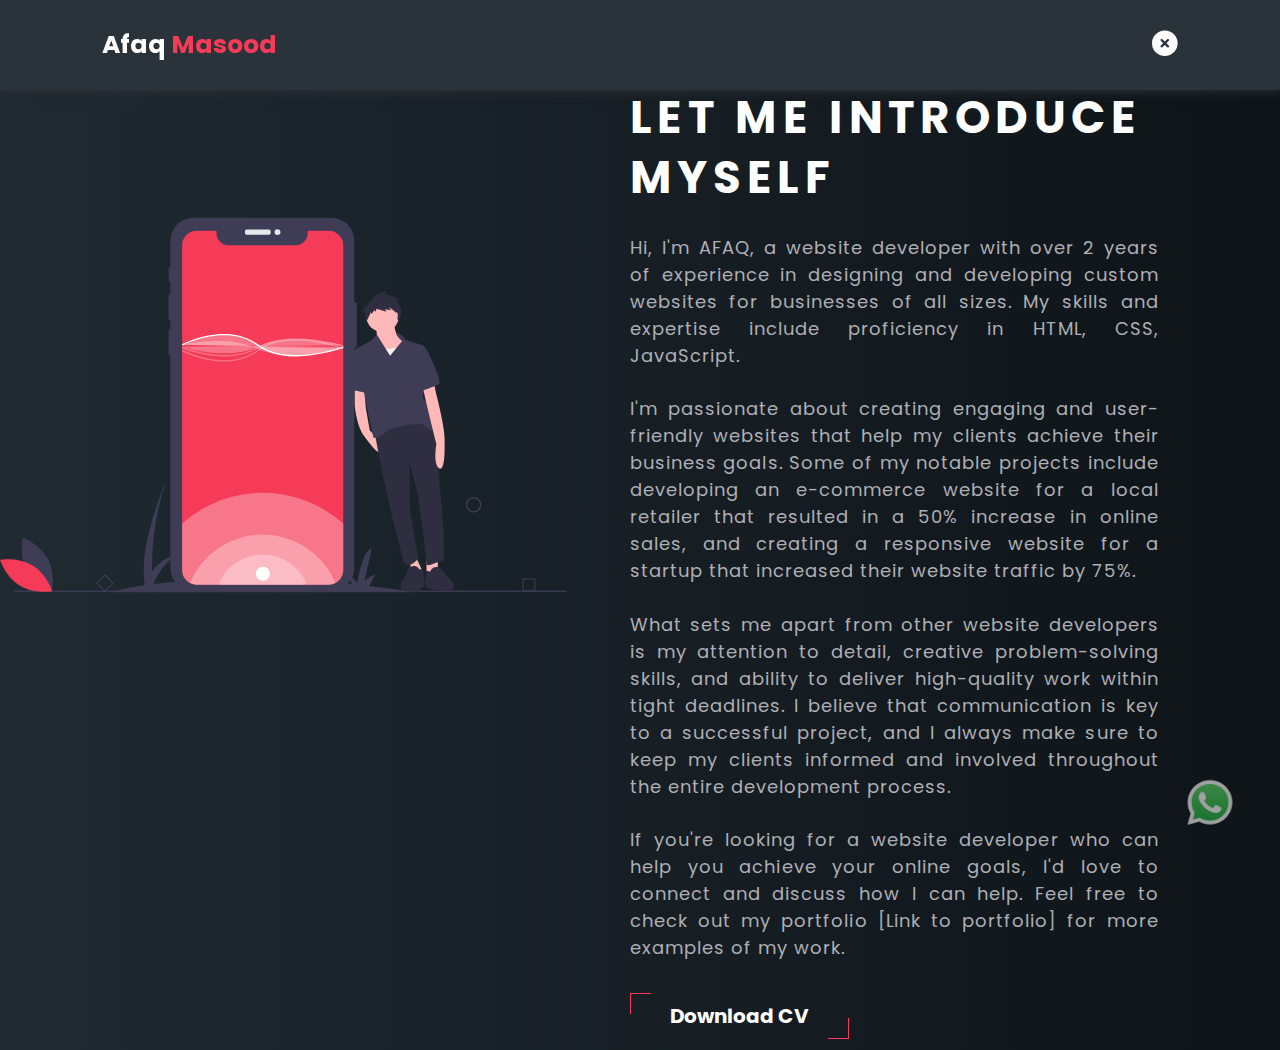
<file: about.html>
<!DOCTYPE html>
<html lang="en">
  <head>
    <meta charset="UTF-8" />
    <meta http-equiv="X-UA-Compatible" content="IE=edge" />
    <meta name="viewport" content="width=device-width, initial-scale=1.0" />
    <link
      rel="stylesheet"
      href="https://cdnjs.cloudflare.com/ajax/libs/font-awesome/6.0.0-beta2/css/all.min.css"
    />
    <link rel="preconnect" href="https://fonts.googleapis.com" />
    <link rel="preconnect" href="https://fonts.gstatic.com" crossorigin />
    <link
      rel="shortcut icon"
      href="./resources/images/profile.jpg"
      type="image/x-icon"
    />
    <link
      href="https://fonts.googleapis.com/css2?family=Poppins:wght@400;700&display=swap"
      rel="stylesheet"
    />
    <link rel="stylesheet" href="./vendors/css/grid.css" />
    <link rel="stylesheet" href="./resources/css/style.css" />
    <link rel="stylesheet" href="./resources/css/queries.css" />
    <link rel="stylesheet" href="./resources/css/hover.css" />
    <title>About__content</title>
  </head>
  <body>
    <div class="whatsapp__chat">
      <div class="">
        <a
          title="Chat on WhatsApp"
          href="https://wa.me/923084886911"
          target="_blank"
          aria-label="Chat on WhatsApp"
        >
          <img
            class="whatsapp__logo"
            src="./resources/images/whatsapp-logo-png-2263.png"
            alt="Chat on WhatsApp"
            srcset=""
          />
        </a>
      </div>
    </div>
    <nav>
      <div class="about_nav">
        <div class="">
          <a title="" href="#" class="logo">Afaq <span>Masood</span></a>
        </div>
        <div class="">
          <a href="./index.html">
            <i class="fa-solid fa-circle-xmark"></i>
          </a>
        </div>
      </div>
    </nav>
    <section class="about" id="about">
      <div class="col span-1-of-2">
        <img src="./resources/images/about__img.svg" class="about__img" />
      </div>
      <div class="container">
        <div class="col span-1-of-2">
          <div class="about__content">
            <h1 class="about__heading">let me introduce myself</h1>
            <p class="about__para">
              Hi, I'm AFAQ, a website developer with over 2 years of experience
              in designing and developing custom websites for businesses of all
              sizes. My skills and expertise include proficiency in HTML, CSS,
              JavaScript.
            </p>
            <p class="about__para">
              I'm passionate about creating engaging and user-friendly websites
              that help my clients achieve their business goals. Some of my
              notable projects include developing an e-commerce website for a
              local retailer that resulted in a 50% increase in online sales,
              and creating a responsive website for a startup that increased
              their website traffic by 75%.
            </p>

            <p class="about__para">
              What sets me apart from other website developers is my attention
              to detail, creative problem-solving skills, and ability to deliver
              high-quality work within tight deadlines. I believe that
              communication is key to a successful project, and I always make
              sure to keep my clients informed and involved throughout the
              entire development process.
            </p>
            <p class="about__para">
              If you're looking for a website developer who can help you achieve
              your online goals, I'd love to connect and discuss how I can help.
              Feel free to check out my portfolio [Link to portfolio] for more
              examples of my work.
            </p>

            <a
              href="./resources/Afaq_CV@Latest.pdf"
              target="_blank"
              class="cta about__cta"
              >Download CV</a
            >
          </div>
        </div>
      </div>
    </section>
  </body>
</html>
</file>
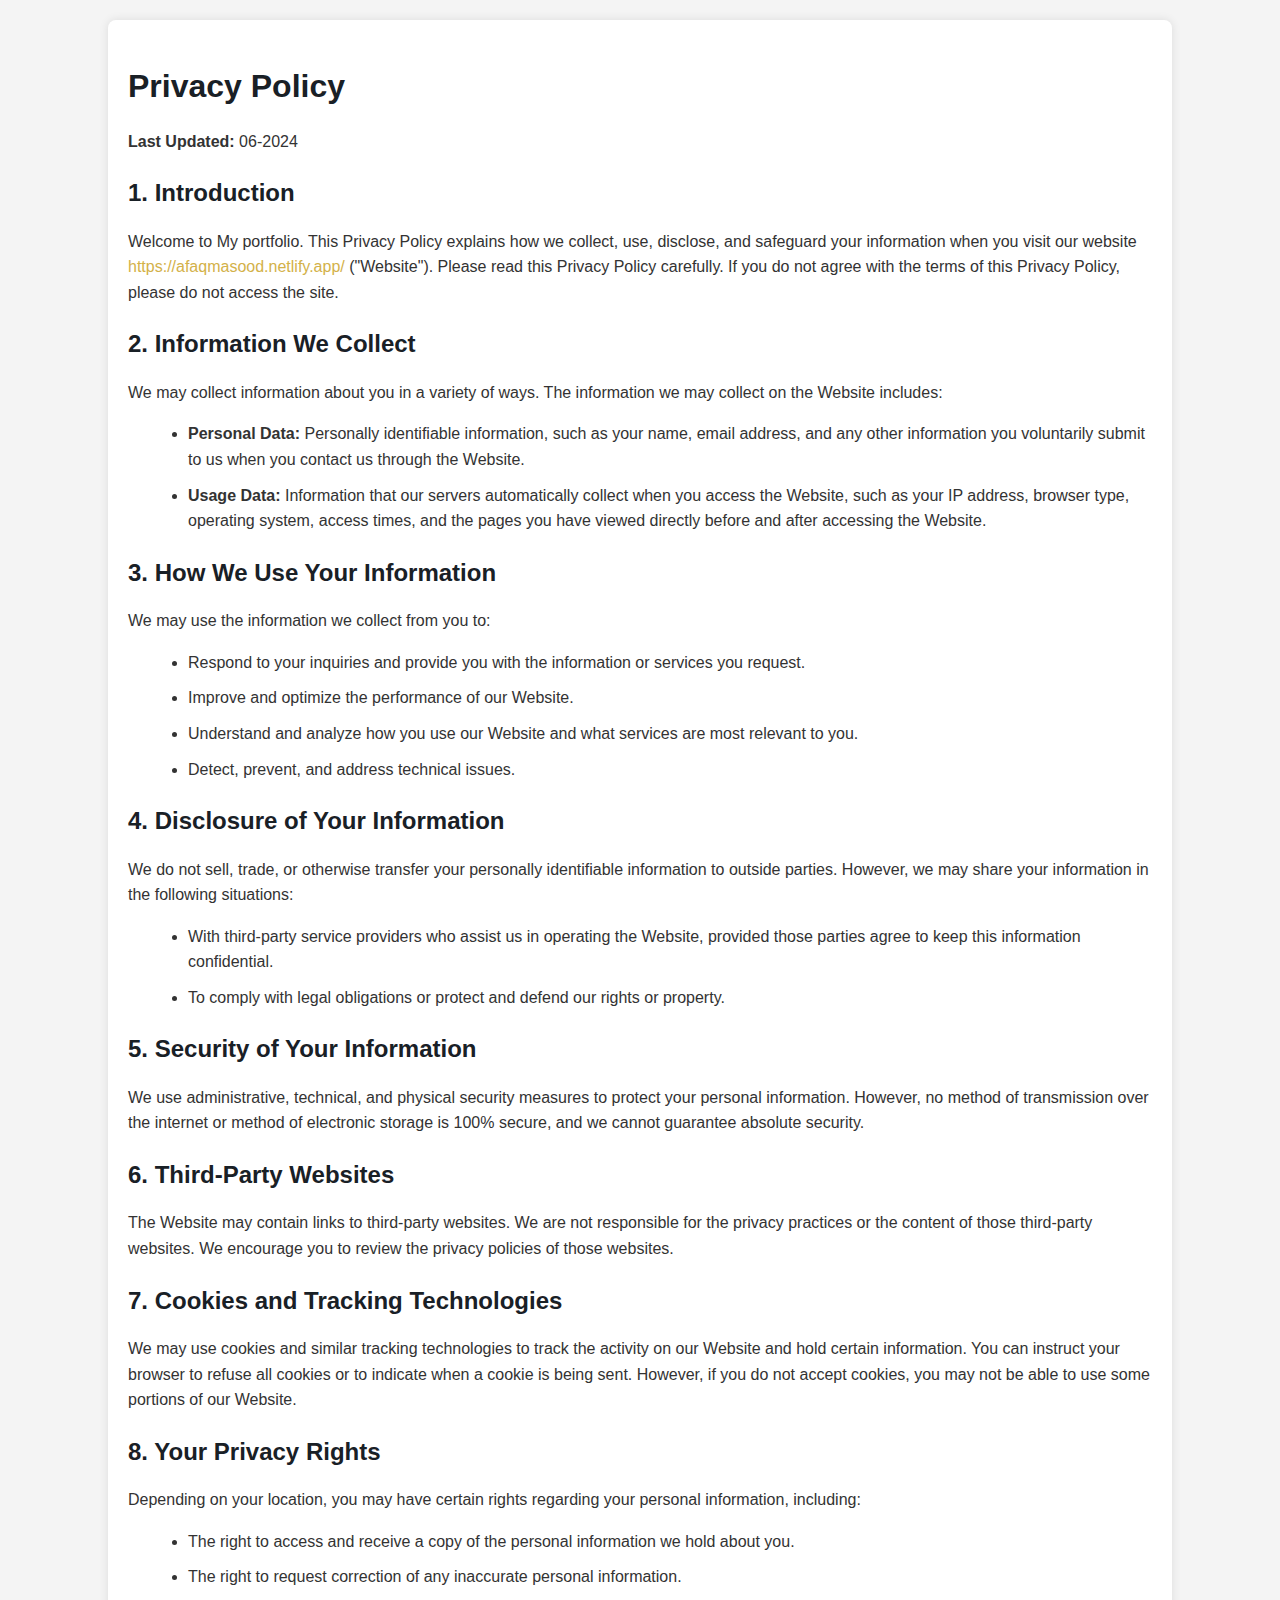
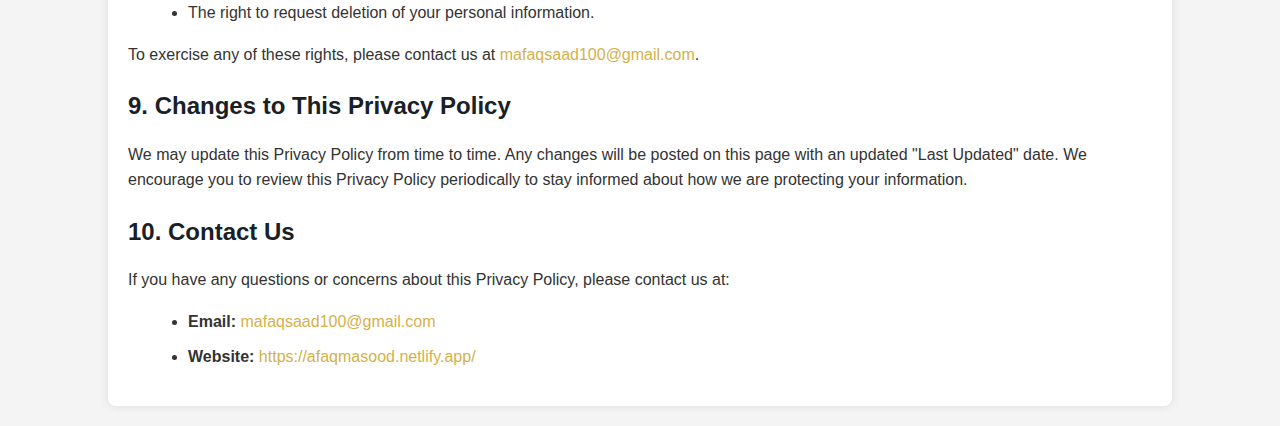
<file: Privacy-Policy.html>
<!DOCTYPE html>
<html lang="en">

<head>
    <meta charset="UTF-8">
    <meta name="viewport" content="width=device-width, initial-scale=1.0">
    <title>Privacy Policy</title>
    <style>
        body {
            font-family: Arial, sans-serif;
            line-height: 1.6;
            margin: 0;
            padding: 0;
            background-color: #f4f4f4;
            color: #333;
        }

        .container {
            width: 80%;
            margin: 20px auto;
            padding: 20px;
            background-color: #fff;
            border-radius: 8px;
            box-shadow: 0 0 10px rgba(0, 0, 0, 0.1);
        }

        h1 {
            color: #192026;
            font-size: 2em;
            margin-bottom: 10px;
        }

        h2 {
            color: #192026;
            font-size: 1.5em;
            margin-top: 20px;
            margin-bottom: 10px;
        }

        p {
            margin-bottom: 15px;
        }

        ul {
            margin-left: 20px;
        }

        ul li {
            margin-bottom: 10px;
        }

        a {
            color: #D3B149;
            text-decoration: none;
        }

        a:hover {
            text-decoration: underline;
        }
    </style>
</head>

<body>
    <div class="container">
        <h1>Privacy Policy</h1>
        <p><strong>Last Updated:</strong> 06-2024</p>

        <h2>1. Introduction</h2>
        <p>Welcome to My portfolio. This Privacy Policy explains how we collect, use, disclose, and safeguard your information when you visit our website <a href="https://afaqmasood.netlify.app/">https://afaqmasood.netlify.app/</a> ("Website"). Please read this Privacy Policy carefully. If you do not agree with the terms of this Privacy Policy, please do not access the site.</p>

        <h2>2. Information We Collect</h2>
        <p>We may collect information about you in a variety of ways. The information we may collect on the Website includes:</p>
        <ul>
            <li><strong>Personal Data:</strong> Personally identifiable information, such as your name, email address, and any other information you voluntarily submit to us when you contact us through the Website.</li>
            <li><strong>Usage Data:</strong> Information that our servers automatically collect when you access the Website, such as your IP address, browser type, operating system, access times, and the pages you have viewed directly before and after accessing the Website.</li>
        </ul>

        <h2>3. How We Use Your Information</h2>
        <p>We may use the information we collect from you to:</p>
        <ul>
            <li>Respond to your inquiries and provide you with the information or services you request.</li>
            <li>Improve and optimize the performance of our Website.</li>
            <li>Understand and analyze how you use our Website and what services are most relevant to you.</li>
            <li>Detect, prevent, and address technical issues.</li>
        </ul>

        <h2>4. Disclosure of Your Information</h2>
        <p>We do not sell, trade, or otherwise transfer your personally identifiable information to outside parties. However, we may share your information in the following situations:</p>
        <ul>
            <li>With third-party service providers who assist us in operating the Website, provided those parties agree to keep this information confidential.</li>
            <li>To comply with legal obligations or protect and defend our rights or property.</li>
        </ul>

        <h2>5. Security of Your Information</h2>
        <p>We use administrative, technical, and physical security measures to protect your personal information. However, no method of transmission over the internet or method of electronic storage is 100% secure, and we cannot guarantee absolute security.</p>

        <h2>6. Third-Party Websites</h2>
        <p>The Website may contain links to third-party websites. We are not responsible for the privacy practices or the content of those third-party websites. We encourage you to review the privacy policies of those websites.</p>

        <h2>7. Cookies and Tracking Technologies</h2>
        <p>We may use cookies and similar tracking technologies to track the activity on our Website and hold certain information. You can instruct your browser to refuse all cookies or to indicate when a cookie is being sent. However, if you do not accept cookies, you may not be able to use some portions of our Website.</p>

        <h2>8. Your Privacy Rights</h2>
        <p>Depending on your location, you may have certain rights regarding your personal information, including:</p>
        <ul>
            <li>The right to access and receive a copy of the personal information we hold about you.</li>
            <li>The right to request correction of any inaccurate personal information.</li>
            <li>The right to request deletion of your personal information.</li>
        </ul>
        <p>To exercise any of these rights, please contact us at <a href="mailto:mafaqsaad100@gmail.com">mafaqsaad100@gmail.com</a>.</p>

        <h2>9. Changes to This Privacy Policy</h2>
        <p>We may update this Privacy Policy from time to time. Any changes will be posted on this page with an updated "Last Updated" date. We encourage you to review this Privacy Policy periodically to stay informed about how we are protecting your information.</p>

        <h2>10. Contact Us</h2>
        <p>If you have any questions or concerns about this Privacy Policy, please contact us at:</p>
        <ul>
            <li><strong>Email:</strong> <a href="mailto:mafaqsaad100@gmail.com">mafaqsaad100@gmail.com</a></li>
            <li><strong>Website:</strong> <a href="https://afaqmasood.netlify.app/">https://afaqmasood.netlify.app/</a></li>
        </ul>
    </div>
</body>

</html>
</file>
<file: vendors/css/grid.css>
/*  SECTIONS  ============================================================================= */

.section {
  clear: both;
  padding: 0px;
  margin: 0px;
}

/*  GROUPING  ============================================================================= */

.row {
  zoom: 1; /* For IE 6/7 (trigger hasLayout) */
}

.row:before,
.row:after {
  content: "";
  display: table;
}
.row:after {
  clear: both;
}

/*  GRID COLUMN SETUP   ==================================================================== */

.col {
  display: block;
  float: left;
  margin: 1% 0 1% 1.6%;
}

.col:first-child {
  margin-left: 0;
} /* all browsers except IE6 and lower */

/*  REMOVE MARGINS AS ALL GO FULL WIDTH AT 480 PIXELS */

@media only screen and (max-width: 480px) {
  .col {
    /*margin: 1% 0 1% 0%;*/
    margin: 0;
  }
}

/*  GRID OF TWO   ============================================================================= */

.span-2-of-2 {
  width: 100%;
}

.span-1-of-2 {
  width: 49.2%;
}

/*  GO FULL WIDTH AT LESS THAN 480 PIXELS */

@media only screen and (max-width: 480px) {
  .span-2-of-2 {
    width: 100%;
  }
  .span-1-of-2 {
    width: 100%;
  }
}

/*  GRID OF THREE   ============================================================================= */

.span-3-of-3 {
  width: 100%;
}

.span-2-of-3 {
  width: 66.13%;
}

.span-1-of-3 {
  width: 32.26%;
}

/*  GO FULL WIDTH AT LESS THAN 480 PIXELS */

@media only screen and (max-width: 480px) {
  .span-3-of-3 {
    width: 100%;
  }
  .span-2-of-3 {
    width: 100%;
  }
  .span-1-of-3 {
    width: 100%;
  }
}

/*  GRID OF FOUR   ============================================================================= */

.span-4-of-4 {
  width: 100%;
}

.span-3-of-4 {
  width: 74.6%;
}

.span-2-of-4 {
  width: 49.2%;
}

.span-1-of-4 {
  width: 23.8%;
}

/*  GO FULL WIDTH AT LESS THAN 480 PIXELS */

@media only screen and (max-width: 480px) {
  .span-4-of-4 {
    width: 100%;
  }
  .span-3-of-4 {
    width: 100%;
  }
  .span-2-of-4 {
    width: 100%;
  }
  .span-1-of-4 {
    width: 100%;
  }
}

/*  GRID OF FIVE   ============================================================================= */

.span-5-of-5 {
  width: 100%;
}

.span-4-of-5 {
  width: 79.68%;
}

.span-3-of-5 {
  width: 59.36%;
}

.span-2-of-5 {
  width: 39.04%;
}

.span-1-of-5 {
  width: 18.72%;
}

/*  GO FULL WIDTH AT LESS THAN 480 PIXELS */

@media only screen and (max-width: 480px) {
  .span-5-of-5 {
    width: 100%;
  }
  .span-4-of-5 {
    width: 100%;
  }
  .span-3-of-5 {
    width: 100%;
  }
  .span-2-of-5 {
    width: 100%;
  }
  .span-1-of-5 {
    width: 100%;
  }
}

/*  GRID OF SIX   ============================================================================= */

.span-6-of-6 {
  width: 100%;
}

.span-5-of-6 {
  width: 83.06%;
}

.span-4-of-6 {
  width: 66.13%;
}

.span-3-of-6 {
  width: 49.2%;
}

.span-2-of-6 {
  width: 32.26%;
}

.span-1-of-6 {
  width: 15.33%;
}

/*  GO FULL WIDTH AT LESS THAN 480 PIXELS */

@media only screen and (max-width: 480px) {
  .span-6-of-6 {
    width: 100%;
  }
  .span-5-of-6 {
    width: 100%;
  }
  .span-4-of-6 {
    width: 100%;
  }
  .span-3-of-6 {
    width: 100%;
  }
  .span-2-of-6 {
    width: 100%;
  }
  .span-1-of-6 {
    width: 100%;
  }
}

/*  GRID OF SEVEN   ============================================================================= */

.span-7-of-7 {
  width: 100%;
}

.span-6-of-7 {
  width: 85.48%;
}

.span-5-of-7 {
  width: 70.97%;
}

.span-4-of-7 {
  width: 56.45%;
}

.span-3-of-7 {
  width: 41.94%;
}

.span-2-of-7 {
  width: 27.42%;
}

.span-1-of-7 {
  width: 12.91%;
}

/*  GO FULL WIDTH AT LESS THAN 480 PIXELS */

@media only screen and (max-width: 480px) {
  .span-7-of-7 {
    width: 100%;
  }
  .span-6-of-7 {
    width: 100%;
  }
  .span-5-of-7 {
    width: 100%;
  }
  .span-4-of-7 {
    width: 100%;
  }
  .span-3-of-7 {
    width: 100%;
  }
  .span-2-of-7 {
    width: 100%;
  }
  .span-1-of-7 {
    width: 100%;
  }
}

/*  GRID OF EIGHT   ============================================================================= */

.span-8-of-8 {
  width: 100%;
}

.span-7-of-8 {
  width: 87.3%;
}

.span-6-of-8 {
  width: 74.6%;
}

.span-5-of-8 {
  width: 61.9%;
}

.span-4-of-8 {
  width: 49.2%;
}

.span-3-of-8 {
  width: 36.5%;
}

.span-2-of-8 {
  width: 23.8%;
}

.span-1-of-8 {
  width: 11.1%;
}

/*  GO FULL WIDTH AT LESS THAN 480 PIXELS */

@media only screen and (max-width: 480px) {
  .span-8-of-8 {
    width: 100%;
  }
  .span-7-of-8 {
    width: 100%;
  }
  .span-6-of-8 {
    width: 100%;
  }
  .span-5-of-8 {
    width: 100%;
  }
  .span-4-of-8 {
    width: 100%;
  }
  .span-3-of-8 {
    width: 100%;
  }
  .span-2-of-8 {
    width: 100%;
  }
  .span-1-of-8 {
    width: 100%;
  }
}

/*  GRID OF NINE   ============================================================================= */

.span-9-of-9 {
  width: 100%;
}

.span-8-of-9 {
  width: 88.71%;
}

.span-7-of-9 {
  width: 77.42%;
}

.span-6-of-9 {
  width: 66.13%;
}

.span-5-of-9 {
  width: 54.84%;
}

.span-4-of-9 {
  width: 43.55%;
}

.span-3-of-9 {
  width: 32.26%;
}

.span-2-of-9 {
  width: 20.97%;
}

.span-1-of-9 {
  width: 9.68%;
}

/*  GO FULL WIDTH AT LESS THAN 480 PIXELS */

@media only screen and (max-width: 480px) {
  .span-9-of-9 {
    width: 100%;
  }
  .span-8-of-9 {
    width: 100%;
  }
  .span-7-of-9 {
    width: 100%;
  }
  .span-6-of-9 {
    width: 100%;
  }
  .span-5-of-9 {
    width: 100%;
  }
  .span-4-of-9 {
    width: 100%;
  }
  .span-3-of-9 {
    width: 100%;
  }
  .span-2-of-9 {
    width: 100%;
  }
  .span-1-of-9 {
    width: 100%;
  }
}

/*  GRID OF TEN   ============================================================================= */

.span-10-of-10 {
  width: 100%;
}

.span-9-of-10 {
  width: 89.84%;
}

.span-8-of-10 {
  width: 79.68%;
}

.span-7-of-10 {
  width: 69.52%;
}

.span-6-of-10 {
  width: 59.36%;
}

.span-5-of-10 {
  width: 49.2%;
}

.span-4-of-10 {
  width: 39.04%;
}

.span-3-of-10 {
  width: 28.88%;
}

.span-2-of-10 {
  width: 18.72%;
}

.span-1-of-10 {
  width: 8.56%;
}

/*  GO FULL WIDTH AT LESS THAN 480 PIXELS */

@media only screen and (max-width: 480px) {
  .span-10-of-10 {
    width: 100%;
  }
  .span-9-of-10 {
    width: 100%;
  }
  .span-8-of-10 {
    width: 100%;
  }
  .span-7-of-10 {
    width: 100%;
  }
  .span-6-of-10 {
    width: 100%;
  }
  .span-5-of-10 {
    width: 100%;
  }
  .span-4-of-10 {
    width: 100%;
  }
  .span-3-of-10 {
    width: 100%;
  }
  .span-2-of-10 {
    width: 100%;
  }
  .span-1-of-10 {
    width: 100%;
  }
}

/*  GRID OF ELEVEN   ============================================================================= */

.span-11-of-11 {
  width: 100%;
}

.span-10-of-11 {
  width: 90.76%;
}

.span-9-of-11 {
  width: 81.52%;
}

.span-8-of-11 {
  width: 72.29%;
}

.span-7-of-11 {
  width: 63.05%;
}

.span-6-of-11 {
  width: 53.81%;
}

.span-5-of-11 {
  width: 44.58%;
}

.span-4-of-11 {
  width: 35.34%;
}

.span-3-of-11 {
  width: 26.1%;
}

.span-2-of-11 {
  width: 16.87%;
}

.span-1-of-11 {
  width: 7.63%;
}

/*  GO FULL WIDTH AT LESS THAN 480 PIXELS */

@media only screen and (max-width: 480px) {
  .span-11-of-11 {
    width: 100%;
  }
  .span-10-of-11 {
    width: 100%;
  }
  .span-9-of-11 {
    width: 100%;
  }
  .span-8-of-11 {
    width: 100%;
  }
  .span-7-of-11 {
    width: 100%;
  }
  .span-6-of-11 {
    width: 100%;
  }
  .span-5-of-11 {
    width: 100%;
  }
  .span-4-of-11 {
    width: 100%;
  }
  .span-3-of-11 {
    width: 100%;
  }
  .span-2-of-11 {
    width: 100%;
  }
  .span-1-of-11 {
    width: 100%;
  }
}

/*  GRID OF TWELVE   ============================================================================= */

.span-12-of-12 {
  width: 100%;
}

.span-11-of-12 {
  width: 91.53%;
}

.span-10-of-12 {
  width: 83.06%;
}

.span-9-of-12 {
  width: 74.6%;
}

.span-8-of-12 {
  width: 66.13%;
}

.span-7-of-12 {
  width: 57.66%;
}

.span-6-of-12 {
  width: 49.2%;
}

.span-5-of-12 {
  width: 40.73%;
}

.span-4-of-12 {
  width: 32.26%;
}

.span-3-of-12 {
  width: 23.8%;
}

.span-2-of-12 {
  width: 15.33%;
}

.span-1-of-12 {
  width: 6.86%;
}

/*  GO FULL WIDTH AT LESS THAN 480 PIXELS */

@media only screen and (max-width: 480px) {
  .span-12-of-12 {
    width: 100%;
  }
  .span-11-of-12 {
    width: 100%;
  }
  .span-10-of-12 {
    width: 100%;
  }
  .span-9-of-12 {
    width: 100%;
  }
  .span-8-of-12 {
    width: 100%;
  }
  .span-7-of-12 {
    width: 100%;
  }
  .span-6-of-12 {
    width: 100%;
  }
  .span-5-of-12 {
    width: 100%;
  }
  .span-4-of-12 {
    width: 100%;
  }
  .span-3-of-12 {
    width: 100%;
  }
  .span-2-of-12 {
    width: 100%;
  }
  .span-1-of-12 {
    width: 100%;
  }
}
</file>
<file: resources/css/style.css>
* {
  margin: 0;
  padding: 0;
  box-sizing: border-box;
  font-family: "Poppins", sans-serif;
  scroll-behavior: smooth;
}
body {
  background: linear-gradient(90deg, #1f2a31, #0e1418);
  user-select: none;
}
.container {
  max-width: 84%;
  margin: 0 auto;
}
/* section {
  padding-top: 5rem;
} */
a {
  text-decoration: none;
  color: white;
  outline: none;
}
input[type="submit"] {
  cursor: pointer;
}
details summary {
  cursor: pointer;
}
.whatsapp__chat {
  position: fixed;
  bottom: 65px;
  right: 45px;
  z-index: 99;
  /* height: 50px; */
}

.whatsapp__chat img {
  height: 50px;
  /* width: 100%; */
  /* height: 100%; */
  opacity: 0.6;
}

.whatsapp__logo:hover {
  opacity: 1;
}
nav {
  width: 100%;
  height: 10vh;
  background: #2b333a;
  box-shadow: 1px 1px 10px #303437;
  position: fixed;
  z-index: 100;
  top: 0;
  left: 0;
  width: 100%;
}
nav .container {
  padding-top: 1.2%;
}
.bar {
  display: none;
}
.ml-20 {
  margin-left: 20px;
}
.ml-0 {
  margin-left: 0px;
}
.flex {
  display: inline-block;
}
.about_nav {
  display: flex;
  justify-content: space-between;
  width: 84%;
  margin: 0 auto;
  align-items: center;
  height: 100%;
}
.fa-circle-xmark {
  font-size: 1.6rem;
}
.logo {
  font-size: 1.563rem;
  font-weight: bold;
}
.absolute {
  position: absolute;
}
.logo span {
  color: #f53b57;
}
.menu {
  padding: 0.5rem 1rem 0 0;
  /* position: absolute; */
  /* left: 30%; */
  margin-left: 25%;
}
.menu li {
  float: left;
  padding: 0 1.563rem 0 0;
  list-style: none;
}
.menu li .current {
  color: #f53b57;
}
.menu li a,
.img__action {
  font-size: 1.063rem;
  position: relative;
}
.menu li a::before,
.img__action::before {
  position: absolute;
  top: 100%;
  content: "";
  width: 0%;
  height: 0.094rem;
  background: #f53b57;
  transition: 0.2s ease-in-out;
}
.menu li a:hover::before,
.img__action:hover::before {
  width: 100%;
}
/* .icons {
  padding: 0 20px;
} */
.icons i {
  float: right;
  color: white;
  font-size: 1.125rem;
  padding: 0 0.938rem 0 0;
  cursor: pointer;
}
.icons i:hover {
  color: #f53b57;
}
header {
  width: 100%;
  height: 90vh;
}
.header__content {
  color: white;
  position: absolute;
  top: 55%;
  width: 80%;
  transform: translate(0, -50%);
}
.heading__large {
  font-size: 5.125rem;
  animation: leftLarge 1.5s;
}
.heading__medium {
  font-size: 1.875rem;
  position: relative;
  animation: leftMedium 1.2s;
}
.heading__medium span {
  position: absolute;
  width: 15%;
  height: 0.125rem;
  background: red;
  top: 55%;
  margin-left: 1rem;
}
.heading__small {
  font-size: 1.563rem;
  margin-bottom: 5%;
  animation: leftSmall 1.8s;
}
.heading__small span {
  color: #f53b57;
}

@keyframes leftMedium {
  0% {
    left: -100%;
    opacity: 0;
  }
  100% {
    left: 0%;
  }
}

@keyframes leftLarge {
  0% {
    margin-left: -100%;
  }
  100% {
    margin-left: 0%;
  }
}

@keyframes leftSmall {
  0% {
    margin-left: -100%;
  }
  100% {
    margin-left: 0%;
  }
}

.cta {
  padding: 0.5rem 2.5rem;
  font-size: 1.25rem;
  font-weight: 700;
  display: inline-block;
  position: relative;
  animation: moveBottom 2s;
}

@keyframes moveBottom {
  0% {
    opacity: 0;
    transform: translateY(150px);
  }
  100% {
    opacity: 1;
    transform: translateY(0%);
  }
}

.cta::before {
  position: absolute;
  left: 0;
  top: 0;
  width: 10px;
  height: 10px;
  content: "";
  border-top: 1px solid #f53b57;
  border-left: 1px solid #f53b57;
  padding: 10px;
  display: inline-block;
  transition: 0.3s;
  box-sizing: border-box;
}
.cta::after {
  position: absolute;
  right: 0;
  bottom: 0;
  width: 10px;
  height: 10px;
  content: "";
  border-bottom: 1px solid #f53b57;
  border-right: 1px solid #f53b57;
  padding: 10px;
  display: inline-block;
  box-sizing: border-box;
  transition: 0.3s;
}
.cta:hover::before {
  width: 100%;
  height: 100%;
  border-top: 1px solid #fff;
  border-left: 1px solid #fff;
}
.cta:hover::after {
  width: 100%;
  height: 100%;
  border-bottom: 1px solid #fff;
  border-right: 1px solid #fff;
}
.header__img {
  width: 45%;
  position: absolute;
  top: 55%;
  transform: translate(0, -50%);
  animation: mymove 5s infinite;
}

@keyframes mymove {
  50% {
    top: 350px;
  }

  50% {
    top: 800px;
  }

  50% {
    top: 350px;
  }
}

.about {
  height: 80vh;
  width: 100%;
  margin-top: 6%;
}
.about__img {
  width: 90%;
  height: 70vh;
}
.about__content {
  color: white;
}
.about__heading {
  font-size: 2.813rem;
  /* width: 70%; */
  text-transform: uppercase;
  letter-spacing: 0.35rem;
  line-height: 3.75rem;
}
.about__para {
  font-size: 1.125rem;
  text-align: justify;
  margin-top: 5%;
  letter-spacing: 0.063rem;
  color: #afafb6;
}

.about__cta {
  margin-top: 6%;
}
.skill {
  width: 100%;
  height: 60vh;
}
.skill__content {
  margin-top: 10%;
  width: 90%;
}
.skill__heading {
  color: white;
  font-size: 200%;
  margin-bottom: 6%;
  position: relative;
  text-transform: capitalize;
  letter-spacing: 0.125rem;
}
.skill__heading::after {
  content: "";
  position: absolute;
  width: 100%;
  height: 2px;
  display: block;
  background: #f53b57;
}
.skill__para {
  color: #afafb6;
  line-height: 1.875rem;
  /* text-align: justify; */
  margin-bottom: 8%;
  font-size: 1.125rem;
}
.skill__years {
  font-size: 3.125rem;
  color: white;
}
.skill__years span {
  font-size: 1.25rem;
  display: inline;
  color: #f53b57;
  text-transform: capitalize;
}
.skills {
  width: 100%;
  height: 45vh;
  margin-top: 23%;
  color: white;
  margin-bottom: 50px;
  /* color: #f53b57; */
}
.skill__name {
  font-size: 1.375rem;
  padding-bottom: 10px;
  font-weight: 300;
}
.skill__name:hover {
  color: #f53b57;
  transition: all 0.3s ease-in-out;
}
.skill__percent {
  font-size: 5rem;
}
/* .skill__percent::before {
  font: 800 5rem system-ui;
  content: counter(count);
  animation: counter 1s linear forwards;
  counter-reset: count 0;
} */

.services {
  width: 100%;
  height: 100vh;
}
.services__content {
  color: white;
  width: 50%;
  text-align: center;
  margin-left: 22%;
}
.services__heading {
  font-size: 230%;
  /* margin-bottom: 3%; */
}
.color {
  color: #fff;
}
.underline {
  position: relative;
}
.underline::before {
  content: "";
  position: absolute;
  width: 100%;
  height: 0.188rem;
  background: #f53b57;
  top: 100%;
}
.services__para {
  color: #afafb6;
}
.cards {
  margin-top: 4%;
}
.card {
  text-align: center;
  background: #172027;
  height: 42vh;
  position: relative;
  box-shadow: 0px 0px 10px black;
  border-radius: 5px;
  transition: 0.5s ease-in-out;
  /* padding: 20px; */
}
.card__content {
  position: absolute;
  top: 50%;
  /* margin-top: 45%; */
  transform: translate(0, -50%);
}
.card__icon {
  color: #f53b57;
  font-size: 3.125rem;
  margin-bottom: 5%;
  margin-top: 2%;
}
.card__heading {
  color: white;
  margin-bottom: 5%;
  letter-spacing: 2px;
  position: relative;
}
.card__para {
  color: #afafb6;
  padding: 0 20px;
}
.portfolio {
  width: 100%;
  /* height: 100vh; */
}
.portfolio__heading {
  color: white;
  font-size: 2.188rem;
  width: 50%;
  letter-spacing: 3px;
  word-spacing: 2px;
  text-transform: uppercase;
}
.portfolio__heading span {
  color: #f53b57;
}
.portfolio__menu {
  margin-top: 4%;
}
.portfolio__menu li {
  list-style: none;
  float: left;
  padding: 0 1.875rem 0 0;
  font-size: 1rem;
  text-transform: uppercase;
}
.portfolio__img {
  width: 100%;
  /* opacity: 0.7; */
}
.portfolio__imgs {
  margin-top: 4%;
  /* margin-bottom: 10%; */
}
/* .portfolio__img__2 {
  width: 100%;
  height: 40vh;
} */
.img__heading {
  color: white;
  font-size: 1.25rem;
}
.img__action {
  color: #f53b57;
  text-decoration: dotted;
  cursor: pointer;
}
figcaption {
  font-size: 32px;
  font-weight: 600;
  color: #f53b57;
  opacity: 0;
}
figure:hover figcaption {
  opacity: 1;
}

/* .portfolio__imgs__1 {
  margin-top: 50%;
}
.portfolio__img_2 {
  margin-left: -5%;
  margin-top: 0;
  width: 100%;
} */
/* .testimonials {
    width: 100%;
    height: 70vh;
}
.testimonial__content {
    width: 44%;
    text-align: center;
    margin-left: 30%;
}
.testimonial__heading {
    color: white;
    margin-bottom: 2%;
    text-transform: uppercase;
    word-spacing: 2px;
    letter-spacing: 3px;
}
.testimonial__para {
    color: #afafb6;
    letter-spacing: 2px;
    line-height: 1.875rem;
}
.clients {
    margin-top: 5%;
}
.client__1, .client__2 {
    width: 100%;
    height: 30vh;
    background: #172027;
    border-radius: 10px;
    box-shadow: 0 0 10px rgba(0, 0, 0, 0.5);
}
.client__img {
    height: 30vh;
    border-radius: 10px;
}
.client__name {
    display: inline;
    position: absolute;
    margin-left: 3%;
    margin-top: 2%;
    color: white;
}
.client__review {
    display: inline;
    position: absolute;
    width: 23%;
    margin-left: 3%;
    margin-top: 6%;
    color: white;
} */
.contact {
  /* height: 60vh; */
  width: 100%;
  margin-top: 5%;
}
.contact__heading {
  color: white;
  font-size: 2.188rem;
  text-align: center;
  margin-bottom: 40px;
}
.contact__heading span {
  color: #f53b57;
}
span {
  color: #f53b57;
}
form {
  max-width: 70%;
  margin: 0 auto;
  background: #172027;
  padding: 30px 40px;
  border-radius: 2%;
}
label {
  color: white;
  /* margin: 150px 0; */
  font-size: 1.1rem;
  font-weight: 400;
}
.input::placeholder,
textarea::placeholder {
  font-size: 14px;
}
.contact__cta {
  margin-top: 14px;
  text-align: center;
}
.input:focus,
textarea:focus {
  border-bottom: 1px solid white;
}
.input,
textarea {
  width: 100%;
  font-size: 1rem;

  background: transparent;
  border: none;
  outline: none;
  border-bottom: 1px solid #f53b57;
  color: whitesmoke;
}
footer {
  margin-top: 3rem;
  color: #e6e6e663;
  background-color: #2b333a;
  height: 9vh;
  text-align: center;
  display: flex;
  align-items: center;
}
</file>
<file: resources/css/queries.css>
@media (max-width: 1150px) {
  .menu {
    display: none;
  }
  .icons {
    padding-top: 1rem;
  }
}

@media (max-width: 768px) {
  .tab-non {
    display: none;
  }
  .icons {
    display: none;
  }
  .logo {
    padding-top: 0.5rem;
  }
  .heading__large {
    font-size: 3.75rem;
  }
  .heading__small {
    font-size: 1.25rem;
  }
  .heading__medium {
    font-size: 1.563rem;
  }
  .bar {
    display: inline-block;
    color: white;
    /* position: absolute; */
    /* right: 8%; */
    margin-left: 90%;
    padding-top: 0.5rem;
    font-size: 1.75rem;
  }
  .about__content {
    width: 100%;
  }
  .about__heading {
    width: 70%;
    font-size: 2.188rem;
  }
  .about__para {
    font-size: 1rem;
    text-align: left;
    letter-spacing: 2px;
  }
  .about__img {
    width: 110%;
  }
  .skills {
    width: 100%;
  }

  .skill__2,
  .skill__4 {
    margin-top: 40%;
  }
  .services__content {
    width: 80%;
    margin-left: 10%;
    margin-top: 20%;
  }
  .services {
    height: 70vh;
  }
  .card__content {
    font-size: 0.75rem;
  }
  .client__1 {
    position: absolute;
    width: 80%;
  }

  .client__review {
    width: 50%;
    margin-top: 10%;
  }
  .client__2 {
    display: none;
  }
  /* .testimonial__heading {
        width: 120%;
        margin-left: -10%;
    }
    .testimonial__para {
        width: 100%;
    } */
  .testimonial__content {
    width: 80%;
    margin-left: 10%;
  }
  form {
    max-width: 80%;
  }
  .copyrights {
    font-size: 16px;
  }
  .whatsapp__chat {
    right: 30px;
  }
  .whatsapp__chat img {
    opacity: 1;
  }
  figcaption {
    font-size: 24px;
  }
}

@media (max-width: 480px) {
  .menu {
    display: block;
    /* background: linear-gradient(90deg, #101417, #020203); */
    background: #21272c;
    width: 65%;
    margin-left: 0;
    padding: 30px 20px;
    height: 90vh;
    position: fixed;
    top: 10vh;
    /* left: 0; */
    right: 0;
    opacity: 0;
    visibility: hidden;
    transform: translateX(100%);
    transition: all 0.5s ease;
  }
  .show_nav {
    transform: translateX(0%);
    opacity: 1;
    visibility: visible;
    /* transition: all 0.5s ease-out; */
  }
  .menu li {
    float: none;
    /* text-align: center; */
    padding-bottom: 1rem;
    text-align: right;
  }
  .logo {
    margin-top: 1%;
  }
  .header__content {
    top: 38%;
    width: 90%;
  }
  .tab-non {
    display: block;
  }
  /* .heading__large {
        width: 100%;
    } */
  .header__img {
    width: 80%;
    margin-top: 38%;
  }
  .bar {
    margin-top: 3%;
  }
  .about__img {
    margin-top: 6%;
    width: 100%;
  }
  .about__cta {
    margin-bottom: 10%;
  }
  .skills {
    /* width: 50%; */
    margin: 10% 0 10% 10%;
  }

  .services {
    height: auto;
  }
  .services__content {
    width: 100%;
    margin-left: 0;
    font-size: 0.938rem;
  }
  .card {
    margin-bottom: 10%;
  }
  .portfolio__heading {
    width: 100%;
  }
  .portfolio__menu li {
    padding: 0 0.938rem 0 0;
    margin-bottom: 10%;
  }
  .portfolio__content {
    margin-bottom: 10%;
  }
  .testimonials {
    display: none;
  }
  form {
    max-width: 100%;
  }
}
@media (max-width: 376px) {
  .heading__large {
    font-size: 3.4rem;
  }
}

@media (max-width: 360px) {
  .heading__large {
    font-size: 3.4rem;
  }
  .about__img {
    margin-top: 0%;
  }
  .skill__heading {
    font-size: 1.9rem;
  }
  .skill__para {
    text-align: left;
    margin-top: 15%;
  }
  .portfolio__heading {
    font-size: 2rem;
  }
}
@media (max-width: 320px) {
  .heading__large {
    font-size: 3.1rem;
  }
  form {
    max-width: 100%;
  }
}
</file>
<file: resources/css/hover.css>
/* Izmir - ImageHover CSS LIbrary
  ----------------------------- */
.c4-izmir {
  --text-color: #ffffff;
  --primary-color: #162632;
  --secondary-color: #f53b57;
  --padding: 1em;
  --transition-duration: 600ms;
  --border-margin: 15px;
  --border-width: 3px;
  --border-color: #ffffff;
  --border-radius: 3px;
  --image-opacity: 0.15;
  display: inline-flex;
  position: relative;
  box-sizing: border-box;
  overflow: hidden;
  margin: 0;
  padding: 0;
  color: #ffffff;
  color: var(--text-color);
  border-radius: 3px;
  border-radius: var(--border-radius);
}
.c4-izmir:before,
.c4-izmir:after,
.c4-izmir *,
.c4-izmir *:before,
.c4-izmir *:after {
  box-sizing: border-box;
  transition: all 600ms ease;
  transition: all var(--transition-duration) ease;
}
.c4-izmir figcaption {
  position: absolute;
  top: 0;
  left: 0;
  right: 0;
  bottom: 0;
  display: flex;
  flex-direction: column;
  justify-content: center;
  align-items: center;
  text-align: center;
  padding: 1em;
  padding: var(--padding);
  width: 100%;
  z-index: 1;
}
.c4-izmir img {
  object-fit: cover;
  max-width: 100%;
  width: 100%;
  height: 100%;
}
.c4-izmir h1,
.c4-izmir h2,
.c4-izmir h3,
.c4-izmir h4,
.c4-izmir h5,
.c4-izmir h6,
.c4-izmir p {
  margin-top: 0;
  color: #ffffff;
  color: var(--text-color);
}
.c4-izmir h1:last-child,
.c4-izmir h2:last-child,
.c4-izmir h3:last-child,
.c4-izmir h4:last-child,
.c4-izmir h5:last-child,
.c4-izmir h6:last-child,
.c4-izmir p:last-child {
  margin-bottom: 0;
}

/* c4-border-*
     ----------------------------- */
[class^="c4-border"]:before,
[class^="c4-border"]:after,
[class^="c4-border"] figcaption:before,
[class^="c4-border"] figcaption:after,
[class*=" c4-border"]:before,
[class*=" c4-border"]:after,
[class*=" c4-border"] figcaption:before,
[class*=" c4-border"] figcaption:after {
  background-color: #ffffff;
  background-color: var(--border-color);
  position: absolute;
  content: "";
}
[class^="c4-border"]:before,
[class^="c4-border"]:after,
[class*=" c4-border"]:before,
[class*=" c4-border"]:after {
  z-index: 1;
  height: 3px;
  height: var(--border-width);
  left: 15px;
  left: var(--border-margin);
  right: 15px;
  right: var(--border-margin);
  transform: scaleX(0);
}
[class^="c4-border"]:before,
[class*=" c4-border"]:before {
  top: 15px;
  top: var(--border-margin);
}
[class^="c4-border"]:after,
[class*=" c4-border"]:after {
  bottom: 15px;
  bottom: var(--border-margin);
}
[class^="c4-border"] figcaption,
[class*=" c4-border"] figcaption {
  z-index: 3;
}
[class^="c4-border"] figcaption:before,
[class^="c4-border"] figcaption:after,
[class*=" c4-border"] figcaption:before,
[class*=" c4-border"] figcaption:after {
  z-index: -1;
  width: 3px;
  width: var(--border-width);
  top: 15px;
  top: var(--border-margin);
  bottom: 15px;
  bottom: var(--border-margin);
  transform: scaleY(0);
}
[class^="c4-border"] figcaption:before,
[class*=" c4-border"] figcaption:before {
  left: 15px;
  left: var(--border-margin);
}
[class^="c4-border"] figcaption:after,
[class*=" c4-border"] figcaption:after {
  right: 15px;
  right: var(--border-margin);
}
[class^="c4-border"].hover:before,
[class^="c4-border"].hover:after,
[class^="c4-border"].hover figcaption:before,
[class^="c4-border"].hover figcaption:after,
[class^="c4-border"]:hover:before,
[class^="c4-border"]:hover:after,
[class^="c4-border"]:hover figcaption:before,
[class^="c4-border"]:hover figcaption:after,
[class^="c4-border"]:focus:before,
[class^="c4-border"]:focus:after,
[class^="c4-border"]:focus figcaption:before,
[class^="c4-border"]:focus figcaption:after,
:focus > [class^="c4-border"]:before,
:focus > [class^="c4-border"]:after,
:focus > [class^="c4-border"] figcaption:before,
:focus > [class^="c4-border"] figcaption:after,
[class*=" c4-border"].hover:before,
[class*=" c4-border"].hover:after,
[class*=" c4-border"].hover figcaption:before,
[class*=" c4-border"].hover figcaption:after,
[class*=" c4-border"]:hover:before,
[class*=" c4-border"]:hover:after,
[class*=" c4-border"]:hover figcaption:before,
[class*=" c4-border"]:hover figcaption:after,
[class*=" c4-border"]:focus:before,
[class*=" c4-border"]:focus:after,
[class*=" c4-border"]:focus figcaption:before,
[class*=" c4-border"]:focus figcaption:after,
:focus > [class*=" c4-border"]:before,
:focus > [class*=" c4-border"]:after,
:focus > [class*=" c4-border"] figcaption:before,
:focus > [class*=" c4-border"] figcaption:after {
  transform: scale(1);
}

/* c4-border-center
    ----------------------------- */
/* c4-border-vert
    ----------------------------- */
.c4-border-vert:before,
.c4-border-vert:after {
  transition-duration: 0s;
}
.c4-border-vert.hover:before,
.c4-border-vert.hover:after,
.c4-border-vert:hover:before,
.c4-border-vert:hover:after,
.c4-border-vert:focus:before,
.c4-border-vert:focus:after,
:focus > .c4-border-vert:before,
:focus > .c4-border-vert:after {
  transition-delay: 480ms;
}

/* c4-border-horiz
    ----------------------------- */
.c4-border-horiz figcaption:before,
.c4-border-horiz figcaption:after {
  transition-duration: 0s;
}
.c4-border-horiz.hover figcaption:before,
.c4-border-horiz.hover figcaption:after,
.c4-border-horiz:hover figcaption:before,
.c4-border-horiz:hover figcaption:after,
.c4-border-horiz:focus figcaption:before,
.c4-border-horiz:focus figcaption:after,
:focus > .c4-border-horiz figcaption:before,
:focus > .c4-border-horiz figcaption:after {
  transition-delay: 480ms;
}

/* c4-border-bottom
    ----------------------------- */
.c4-border-bottom:after {
  transition-delay: 480ms;
}
.c4-border-bottom:before,
.c4-border-bottom:after {
  transition-duration: 0s;
}
.c4-border-bottom figcaption:before,
.c4-border-bottom figcaption:after {
  transform-origin: 100% 100%;
}
.c4-border-bottom.hover:before,
.c4-border-bottom:hover:before,
.c4-border-bottom:focus:before,
:focus > .c4-border-bottom:before {
  transition-delay: 480ms;
}
.c4-border-bottom.hover:after,
.c4-border-bottom:hover:after,
.c4-border-bottom:focus:after,
:focus > .c4-border-bottom:after {
  transition-delay: 0s;
}

/* c4-border-top
    ----------------------------- */
.c4-border-top:before {
  transition-delay: 480ms;
}
.c4-border-top:before,
.c4-border-top:after {
  transition-duration: 0s;
}
.c4-border-top figcaption:before,
.c4-border-top figcaption:after {
  transform-origin: 0 0;
}
.c4-border-top.hover:after,
.c4-border-top:hover:after,
.c4-border-top:focus:after,
:focus > .c4-border-top:after {
  transition-delay: 480ms;
}
.c4-border-top.hover:before,
.c4-border-top:hover:before,
.c4-border-top:focus:before,
:focus > .c4-border-top:before {
  transition-delay: 0s;
}

/* c4-border-right
    ----------------------------- */
.c4-border-right:before,
.c4-border-right:after {
  transform-origin: 100% 100%;
}
.c4-border-right figcaption:after {
  transition-delay: 480ms;
}
.c4-border-right figcaption:before,
.c4-border-right figcaption:after {
  transition-duration: 0s;
}
.c4-border-right.hover figcaption:before,
.c4-border-right:hover figcaption:before,
.c4-border-right:focus figcaption:before,
:focus > .c4-border-right figcaption:before {
  transition-delay: 480ms;
}
.c4-border-right.hover figcaption:after,
.c4-border-right:hover figcaption:after,
.c4-border-right:focus figcaption:after,
:focus > .c4-border-right figcaption:after {
  transition-delay: 0s;
}

/* c4-border-left
    ----------------------------- */
.c4-border-left:before,
.c4-border-left:after {
  transform-origin: 0 0;
}
.c4-border-left figcaption:before {
  transition-delay: 480ms;
}
.c4-border-left figcaption:before,
.c4-border-left figcaption:after {
  transition-duration: 0s;
}
.c4-border-left.hover figcaption:after,
.c4-border-left:hover figcaption:after,
.c4-border-left:focus figcaption:after,
:focus > .c4-border-left figcaption:after {
  transition-delay: 480ms;
}
.c4-border-left.hover figcaption:before,
.c4-border-left:hover figcaption:before,
.c4-border-left:focus figcaption:before,
:focus > .c4-border-left figcaption:before {
  transition-delay: 0s;
}

/* c4-border-corners-1
    ----------------------------- */
.c4-border-corners-1:before,
.c4-border-corners-1 figcaption:before {
  transform-origin: 0 0;
}
.c4-border-corners-1:after,
.c4-border-corners-1 figcaption:after {
  transform-origin: 100% 100%;
}

/* c4-border-corners-2
    ----------------------------- */
.c4-border-corners-2:before,
.c4-border-corners-2 figcaption:before {
  transform-origin: 100% 100%;
}
.c4-border-corners-2:after,
.c4-border-corners-2 figcaption:after {
  transform-origin: 0 0;
}

/* c4-border-top-left
    ----------------------------- */
.c4-border-top-left:before,
.c4-border-top-left:after,
.c4-border-top-left figcaption:before,
.c4-border-top-left figcaption:after {
  transform-origin: 0 0;
}
.c4-border-top-left:before {
  transition-delay: 480ms;
  transition-delay: calc(var(--transition-duration) / 1.25);
}
.c4-border-top-left:after {
  transition-delay: 0s;
}
.c4-border-top-left figcaption:before {
  transition-delay: 480ms;
  transition-delay: calc(var(--transition-duration) / 1.25);
}
.c4-border-top-left figcaption:after {
  transition-delay: 0s;
}
.c4-border-top-left.hover:before,
.c4-border-top-left:hover:before,
.c4-border-top-left:focus:before,
:focus > .c4-border-top-left:before {
  transition-delay: 0s;
}
.c4-border-top-left.hover:after,
.c4-border-top-left:hover:after,
.c4-border-top-left:focus:after,
:focus > .c4-border-top-left:after {
  transition-delay: 480ms;
  transition-delay: calc(var(--transition-duration) / 1.25);
}
.c4-border-top-left.hover figcaption:before,
.c4-border-top-left:hover figcaption:before,
.c4-border-top-left:focus figcaption:before,
:focus > .c4-border-top-left figcaption:before {
  transition-delay: 0s;
}
.c4-border-top-left.hover figcaption:after,
.c4-border-top-left:hover figcaption:after,
.c4-border-top-left:focus figcaption:after,
:focus > .c4-border-top-left figcaption:after {
  transition-delay: 480ms;
  transition-delay: calc(var(--transition-duration) / 1.25);
}

/* c4-border-top-right
    ----------------------------- */
.c4-border-top-right:before,
.c4-border-top-right:after,
.c4-border-top-right figcaption:before,
.c4-border-top-right figcaption:after {
  transform-origin: 100% 0%;
}
.c4-border-top-right:before {
  transition-delay: 480ms;
  transition-delay: calc(var(--transition-duration) / 1.25);
}
.c4-border-top-right:after {
  transition-delay: 0s;
}
.c4-border-top-right figcaption:before {
  transition-delay: 0s;
}
.c4-border-top-right figcaption:after {
  transition-delay: 480ms;
  transition-delay: calc(var(--transition-duration) / 1.25);
}
.c4-border-top-right.hover:before,
.c4-border-top-right:hover:before,
.c4-border-top-right:focus:before,
:focus > .c4-border-top-right:before {
  transition-delay: 0s;
}
.c4-border-top-right.hover:after,
.c4-border-top-right:hover:after,
.c4-border-top-right:focus:after,
:focus > .c4-border-top-right:after {
  transition-delay: 480ms;
  transition-delay: calc(var(--transition-duration) / 1.25);
}
.c4-border-top-right.hover figcaption:before,
.c4-border-top-right:hover figcaption:before,
.c4-border-top-right:focus figcaption:before,
:focus > .c4-border-top-right figcaption:before {
  transition-delay: 480ms;
  transition-delay: calc(var(--transition-duration) / 1.25);
}
.c4-border-top-right.hover figcaption:after,
.c4-border-top-right:hover figcaption:after,
.c4-border-top-right:focus figcaption:after,
:focus > .c4-border-top-right figcaption:after {
  transition-delay: 0s;
}

/* c4-border-bottom-left
    ----------------------------- */
.c4-border-bottom-left:before,
.c4-border-bottom-left:after,
.c4-border-bottom-left figcaption:before,
.c4-border-bottom-left figcaption:after {
  transform-origin: 0 100%;
}
.c4-border-bottom-left:before {
  transition-delay: 0s;
}
.c4-border-bottom-left:after {
  transition-delay: 480ms;
  transition-delay: calc(var(--transition-duration) / 1.25);
}
.c4-border-bottom-left figcaption:before {
  transition-delay: 480ms;
  transition-delay: calc(var(--transition-duration) / 1.25);
}
.c4-border-bottom-left figcaption:after {
  transition-delay: 0s;
}
.c4-border-bottom-left.hover:before,
.c4-border-bottom-left:hover:before,
.c4-border-bottom-left:focus:before,
:focus > .c4-border-bottom-left:before {
  transition-delay: 480ms;
  transition-delay: calc(var(--transition-duration) / 1.25);
}
.c4-border-bottom-left.hover:after,
.c4-border-bottom-left:hover:after,
.c4-border-bottom-left:focus:after,
:focus > .c4-border-bottom-left:after {
  transition-delay: 0s;
}
.c4-border-bottom-left.hover figcaption:before,
.c4-border-bottom-left:hover figcaption:before,
.c4-border-bottom-left:focus figcaption:before,
:focus > .c4-border-bottom-left figcaption:before {
  transition-delay: 0s;
}
.c4-border-bottom-left.hover figcaption:after,
.c4-border-bottom-left:hover figcaption:after,
.c4-border-bottom-left:focus figcaption:after,
:focus > .c4-border-bottom-left figcaption:after {
  transition-delay: 480ms;
  transition-delay: calc(var(--transition-duration) / 1.25);
}

/* c4-border-bottom-right
    ----------------------------- */
.c4-border-bottom-right:before,
.c4-border-bottom-right:after,
.c4-border-bottom-right figcaption:before,
.c4-border-bottom-right figcaption:after {
  transform-origin: 100% 100%;
}
.c4-border-bottom-right:before {
  transition-delay: 0s;
}
.c4-border-bottom-right:after {
  transition-delay: 480ms;
  transition-delay: calc(var(--transition-duration) / 1.25);
}
.c4-border-bottom-right figcaption:before {
  transition-delay: 0s;
}
.c4-border-bottom-right figcaption:after {
  transition-delay: 480ms;
  transition-delay: calc(var(--transition-duration) / 1.25);
}
.c4-border-bottom-right.hover:before,
.c4-border-bottom-right:hover:before,
.c4-border-bottom-right:focus:before,
:focus > .c4-border-bottom-right:before {
  transition-delay: 480ms;
  transition-delay: calc(var(--transition-duration) / 1.25);
}
.c4-border-bottom-right.hover:after,
.c4-border-bottom-right:hover:after,
.c4-border-bottom-right:focus:after,
:focus > .c4-border-bottom-right:after {
  transition-delay: 0s;
}
.c4-border-bottom-right.hover figcaption:before,
.c4-border-bottom-right:hover figcaption:before,
.c4-border-bottom-right:focus figcaption:before,
:focus > .c4-border-bottom-right figcaption:before {
  transition-delay: 480ms;
  transition-delay: calc(var(--transition-duration) / 1.25);
}
.c4-border-bottom-right.hover figcaption:after,
.c4-border-bottom-right:hover figcaption:after,
.c4-border-bottom-right:focus figcaption:after,
:focus > .c4-border-bottom-right figcaption:after {
  transition-delay: 0s;
}

/* c4-border-cc-1
    ----------------------------- */
.c4-border-cc-1:before,
.c4-border-cc-1:after,
.c4-border-cc-1 figcaption:before,
.c4-border-cc-1 figcaption:after {
  transition-duration: 300ms;
}
.c4-border-cc-1:before,
.c4-border-cc-1 figcaption:after {
  transform-origin: 0 0;
}
.c4-border-cc-1:after,
.c4-border-cc-1 figcaption:before {
  transform-origin: 100% 100%;
}
.c4-border-cc-1:before {
  transition-delay: 600ms;
}
.c4-border-cc-1:after {
  transition-delay: 0s;
}
.c4-border-cc-1 figcaption:before {
  transition-delay: 900ms;
}
.c4-border-cc-1 figcaption:after {
  transition-delay: 300ms;
}
.c4-border-cc-1.hover:before,
.c4-border-cc-1:hover:before,
.c4-border-cc-1:focus:before,
:focus > .c4-border-cc-1:before {
  transition-delay: 300ms;
}
.c4-border-cc-1.hover:after,
.c4-border-cc-1:hover:after,
.c4-border-cc-1:focus:after,
:focus > .c4-border-cc-1:after {
  transition-delay: 900ms;
}
.c4-border-cc-1.hover figcaption:before,
.c4-border-cc-1:hover figcaption:before,
.c4-border-cc-1:focus figcaption:before,
:focus > .c4-border-cc-1 figcaption:before {
  transition-delay: 0s;
}
.c4-border-cc-1.hover figcaption:after,
.c4-border-cc-1:hover figcaption:after,
.c4-border-cc-1:focus figcaption:after,
:focus > .c4-border-cc-1 figcaption:after {
  transition-delay: 600ms;
}

/* c4-border-ccc-1
    ----------------------------- */
.c4-border-ccc-1:before,
.c4-border-ccc-1:after,
.c4-border-ccc-1 figcaption:before,
.c4-border-ccc-1 figcaption:after {
  transition-duration: 400ms;
}
.c4-border-ccc-1:before,
.c4-border-ccc-1 figcaption:after {
  transform-origin: 100% 100%;
}
.c4-border-ccc-1:after,
.c4-border-ccc-1 figcaption:before {
  transform-origin: 0 0;
}
.c4-border-ccc-1:before {
  transition-delay: 0s;
}
.c4-border-ccc-1:after {
  transition-delay: 600ms;
}
.c4-border-ccc-1 figcaption:before {
  transition-delay: 900ms;
}
.c4-border-ccc-1 figcaption:after {
  transition-delay: 300ms;
}
.c4-border-ccc-1.hover:before,
.c4-border-ccc-1:hover:before,
.c4-border-ccc-1:focus:before,
:focus > .c4-border-ccc-1:before {
  transition-delay: 900ms;
}
.c4-border-ccc-1.hover:after,
.c4-border-ccc-1:hover:after,
.c4-border-ccc-1:focus:after,
:focus > .c4-border-ccc-1:after {
  transition-delay: 300ms;
}
.c4-border-ccc-1.hover figcaption:before,
.c4-border-ccc-1:hover figcaption:before,
.c4-border-ccc-1:focus figcaption:before,
:focus > .c4-border-ccc-1 figcaption:before {
  transition-delay: 0s;
}
.c4-border-ccc-1.hover figcaption:after,
.c4-border-ccc-1:hover figcaption:after,
.c4-border-ccc-1:focus figcaption:after,
:focus > .c4-border-ccc-1 figcaption:after {
  transition-delay: 600ms;
}

/* c4-border-cc-2
    ----------------------------- */
.c4-border-cc-2:before,
.c4-border-cc-2 figcaption:after {
  transform-origin: 0 0;
}
.c4-border-cc-2:after,
.c4-border-cc-2 figcaption:before {
  transform-origin: 100% 100%;
}

/* c4-border-ccc-2
    ----------------------------- */
.c4-border-ccc-2:before,
.c4-border-ccc-2 figcaption:after {
  transform-origin: 100% 100%;
}
.c4-border-ccc-2:after,
.c4-border-ccc-2 figcaption:before {
  transform-origin: 0 0;
}

/* c4-border-cc-3
    ----------------------------- */
.c4-border-cc-3:before,
.c4-border-cc-3 figcaption:after {
  transform-origin: 0 0;
}
.c4-border-cc-3:after,
.c4-border-cc-3 figcaption:before {
  transform-origin: 100% 100%;
}
.c4-border-cc-3:before {
  right: 33px;
  right: calc(
    var(--border-margin) + var(--border-margin) + var(--border-width)
  );
  left: 0;
}
.c4-border-cc-3:after {
  left: 33px;
  left: calc(var(--border-margin) + var(--border-margin) + var(--border-width));
  right: 0;
}
.c4-border-cc-3 figcaption:before {
  top: 33px;
  top: calc(var(--border-margin) + var(--border-margin) + var(--border-width));
  bottom: 0;
}
.c4-border-cc-3 figcaption:after {
  bottom: 33px;
  bottom: calc(
    var(--border-margin) + var(--border-margin) + var(--border-width)
  );
  top: 0;
}

/* c4-border-ccc-3
    ----------------------------- */
.c4-border-ccc-3:before,
.c4-border-ccc-3 figcaption:after {
  transform-origin: 100% 100%;
}
.c4-border-ccc-3:after,
.c4-border-ccc-3 figcaption:before {
  transform-origin: 0 0;
}
.c4-border-ccc-3:before {
  left: 33px;
  left: calc(var(--border-margin) + var(--border-margin) + var(--border-width));
  right: 0;
}
.c4-border-ccc-3:after {
  right: 33px;
  right: calc(
    var(--border-margin) + var(--border-margin) + var(--border-width)
  );
  left: 0;
}
.c4-border-ccc-3 figcaption:before {
  bottom: 33px;
  bottom: calc(
    var(--border-margin) + var(--border-margin) + var(--border-width)
  );
  top: 0;
}
.c4-border-ccc-3 figcaption:after {
  top: 33px;
  top: calc(var(--border-margin) + var(--border-margin) + var(--border-width));
  bottom: 0;
}

/* c4-border-fade
    ----------------------------- */
.c4-border-fade:before,
.c4-border-fade:after,
.c4-border-fade figcaption:before,
.c4-border-fade figcaption:after {
  transform: scale(1);
  opacity: 0;
}
.c4-border-fade.hover:before,
.c4-border-fade.hover:after,
.c4-border-fade.hover figcaption:before,
.c4-border-fade.hover figcaption:after,
.c4-border-fade:hover:before,
.c4-border-fade:hover:after,
.c4-border-fade:hover figcaption:before,
.c4-border-fade:hover figcaption:after,
.c4-border-fade:focus:before,
.c4-border-fade:focus:after,
.c4-border-fade:focus figcaption:before,
.c4-border-fade:focus figcaption:after,
:focus > .c4-border-fade:before,
:focus > .c4-border-fade:after,
:focus > .c4-border-fade figcaption:before,
:focus > .c4-border-fade figcaption:after {
  opacity: 1;
}

@media screen and (-ms-high-contrast: active),
  screen and (-ms-high-contrast: none) {
  [class^="c4-border"]:before,
  [class^="c4-border"]:after,
  [class*=" c4-border"]:before,
  [class*=" c4-border"]:after {
    height: 3px;
    left: 15px;
    right: 15px;
  }
  [class^="c4-border"]:before,
  [class*=" c4-border"]:before {
    top: 15px;
  }
  [class^="c4-border"]:after,
  [class*=" c4-border"]:after {
    bottom: 15px;
  }
  [class^="c4-border"] figcaption:before,
  [class^="c4-border"] figcaption:after,
  [class*=" c4-border"] figcaption:before,
  [class*=" c4-border"] figcaption:after {
    width: 3px;
    top: 15px;
    bottom: 15px;
  }
  [class^="c4-border"] figcaption:before,
  [class*=" c4-border"] figcaption:before {
    left: 15px;
  }
  [class^="c4-border"] figcaption:after,
  [class*=" c4-border"] figcaption:after {
    right: 15px;
  }
}
.c4-image-zoom-in.hover img,
.c4-image-zoom-in:hover img,
.c4-image-zoom-in:focus img,
:focus > .c4-image-zoom-in img {
  transform: scale(1.25);
}
.c4-image-zoom-out img {
  transform: scale(1.25);
}
.c4-image-zoom-out.hover img,
.c4-image-zoom-out:hover img,
.c4-image-zoom-out:focus img,
:focus > .c4-image-zoom-out img {
  transform: scale(1);
}
.c4-image-pan-up img {
  transform-origin: top;
  transform: scale(1.2) translate(0, 0);
}
.c4-image-pan-up.hover img,
.c4-image-pan-up:hover img,
.c4-image-pan-up:focus img,
:focus > .c4-image-pan-up img {
  transform: scale(1.2) translate(0, -15%);
}
.c4-image-pan-down img {
  transform-origin: bottom;
  transform: scale(1.2) translate(0, 0);
}
.c4-image-pan-down:hover img,
.c4-image-pan-down:focus img,
:focus > .c4-image-pan-down img {
  transform: scale(1.2) translate(0, 15%);
}
.c4-image-pan-left img {
  transform-origin: left;
  transform: scale(1.2) translate(0, 0);
}
.c4-image-pan-left.hover img,
.c4-image-pan-left:hover img,
.c4-image-pan-left:focus img,
:focus > .c4-image-pan-left img {
  transform: scale(1.2) translate(-15%, 0);
}
.c4-image-pan-right img {
  transform-origin: right;
  transform: scale(1.2) translate(0, 0);
}
.c4-image-pan-right.hover img,
.c4-image-pan-right:hover img,
.c4-image-pan-right:focus img,
:focus > .c4-image-pan-right img {
  transform: scale(1.2) translate(15%, 0);
}
.c4-image-blur.hover img,
.c4-image-blur:hover img,
.c4-image-blur:focus img,
:focus > .c4-image-blur img {
  filter: blur(4px);
  transform: scale(1.1);
}
.c4-image-rotate-left img {
  transform: scale(1.1) translate(0, 0);
}
.c4-image-rotate-left.hover img,
.c4-image-rotate-left:hover img,
.c4-image-rotate-left:focus img,
:focus > .c4-image-rotate-left img {
  transform: scale(1.3) rotate(-15deg);
}
.c4-image-rotate-right img {
  transform: scale(1.1) translate(0, 0);
}
.c4-image-rotate-right.hover img,
.c4-image-rotate-right:hover img,
.c4-image-rotate-right:focus img,
:focus > .c4-image-rotate-right img {
  transform: scale(1.3) rotate(15deg);
}

.c4-delay-100,
.c4-delay-100 > * {
  transition-delay: 100ms;
}

.c4-delay-200,
.c4-delay-200 > * {
  transition-delay: 200ms;
}

.c4-delay-300,
.c4-delay-300 > * {
  transition-delay: 300ms;
}

.c4-delay-400,
.c4-delay-400 > * {
  transition-delay: 400ms;
}

.c4-delay-500,
.c4-delay-500 > * {
  transition-delay: 500ms;
}

.c4-delay-600,
.c4-delay-600 > * {
  transition-delay: 600ms;
}

.c4-delay-700,
.c4-delay-700 > * {
  transition-delay: 700ms;
}

.c4-delay-800,
.c4-delay-800 > * {
  transition-delay: 800ms;
}

.c4-delay-900,
.c4-delay-900 > * {
  transition-delay: 900ms;
}

.c4-delay-1000,
.c4-delay-1000 > * {
  transition-delay: 1000ms;
}

[class^="c4-fade"],
[class*=" c4-fade"],
[class^="c4-reveal"],
[class*=" c4-reveal"],
[class^="c4-rotate"],
[class*=" c4-rotate"] {
  display: inline-block;
}
[class^="c4-fade"] > *,
[class*=" c4-fade"] > *,
[class^="c4-reveal"] > *,
[class*=" c4-reveal"] > *,
[class^="c4-rotate"] > *,
[class*=" c4-rotate"] > * {
  display: inline-block;
}
[class^="c4-fade"] > *:last-child,
[class*=" c4-fade"] > *:last-child,
[class^="c4-reveal"] > *:last-child,
[class*=" c4-reveal"] > *:last-child,
[class^="c4-rotate"] > *:last-child,
[class*=" c4-rotate"] > *:last-child {
  margin-bottom: 0;
}

[class^="c4-reveal"],
[class*=" c4-reveal"],
[class^="c4-rotate"],
[class*=" c4-rotate"] {
  overflow: hidden;
  opacity: 1;
}

[class^="c4-fade"],
[class*=" c4-fade"] {
  opacity: 0;
}

.c4-izmir.hover [class^="c4-fade"],
.c4-izmir.hover [class*=" c4-fade"],
.c4-izmir:hover [class^="c4-fade"],
.c4-izmir:hover [class*=" c4-fade"],
.c4-izmir:focus [class^="c4-fade"],
.c4-izmir:focus [class*=" c4-fade"],
:focus > .c4-izmir [class^="c4-fade"],
:focus > .c4-izmir [class*=" c4-fade"] {
  opacity: 1;
  transform: translate(0);
}
.c4-izmir.hover [class^="c4-reveal"],
.c4-izmir.hover [class*=" c4-reveal"],
.c4-izmir.hover [class^="c4-rotate"],
.c4-izmir.hover [class*=" c4-rotate"],
.c4-izmir:hover [class^="c4-reveal"],
.c4-izmir:hover [class*=" c4-reveal"],
.c4-izmir:hover [class^="c4-rotate"],
.c4-izmir:hover [class*=" c4-rotate"],
.c4-izmir:focus [class^="c4-reveal"],
.c4-izmir:focus [class*=" c4-reveal"],
.c4-izmir:focus [class^="c4-rotate"],
.c4-izmir:focus [class*=" c4-rotate"],
:focus > .c4-izmir [class^="c4-reveal"],
:focus > .c4-izmir [class*=" c4-reveal"],
:focus > .c4-izmir [class^="c4-rotate"],
:focus > .c4-izmir [class*=" c4-rotate"] {
  opacity: 1;
}
.c4-izmir.hover [class^="c4-reveal"] > *,
.c4-izmir.hover [class*=" c4-reveal"] > *,
.c4-izmir.hover [class^="c4-rotate"] > *,
.c4-izmir.hover [class*=" c4-rotate"] > *,
.c4-izmir:hover [class^="c4-reveal"] > *,
.c4-izmir:hover [class*=" c4-reveal"] > *,
.c4-izmir:hover [class^="c4-rotate"] > *,
.c4-izmir:hover [class*=" c4-rotate"] > *,
.c4-izmir:focus [class^="c4-reveal"] > *,
.c4-izmir:focus [class*=" c4-reveal"] > *,
.c4-izmir:focus [class^="c4-rotate"] > *,
.c4-izmir:focus [class*=" c4-rotate"] > *,
:focus > .c4-izmir [class^="c4-reveal"] > *,
:focus > .c4-izmir [class*=" c4-reveal"] > *,
:focus > .c4-izmir [class^="c4-rotate"] > *,
:focus > .c4-izmir [class*=" c4-rotate"] > * {
  transform: translate(0) rotate(0deg);
}

.c4-fade-up {
  transform: translateY(1.5rem);
}
.c4-fade-down {
  transform: translateY(-1.5rem);
}
.c4-fade-left {
  transform: translateX(1.5rem);
}
.c4-fade-right {
  transform: translateX(-1.5rem);
}
.c4-reveal-up > * {
  transform: translateY(100%);
}
.c4-reveal-down > * {
  transform: translateY(-100%);
}
.c4-reveal-left > * {
  transform: translateX(100%);
}
.c4-reveal-right > * {
  transform: translateX(-100%);
}
.c4-rotate-up-right > * {
  transform-origin: bottom left;
  transform: rotate(90deg);
}
.c4-rotate-up-left > * {
  transform-origin: bottom right;
  transform: rotate(-90deg);
}
.c4-rotate-down-right > * {
  transform-origin: top left;
  transform: rotate(-90deg);
}
.c4-rotate-down-left > * {
  transform-origin: top right;
  transform: rotate(90deg);
}

.c4-gradient-top {
  background-image: linear-gradient(180deg, #00b4db 0%, #0083b0 100%);
  background-image: linear-gradient(
    180deg,
    var(--primary-color) 0%,
    var(--secondary-color) 100%
  );
}
.c4-gradient-left {
  background-image: linear-gradient(90deg, #00b4db 0%, #0083b0 100%);
  background-image: linear-gradient(
    90deg,
    var(--primary-color) 0%,
    var(--secondary-color) 100%
  );
}
.c4-gradient-right {
  background-image: linear-gradient(270deg, #00b4db 0%, #0083b0 100%);
  background-image: linear-gradient(
    270deg,
    var(--primary-color) 0%,
    var(--secondary-color) 100%
  );
}
.c4-gradient-bottom {
  background-image: linear-gradient(0deg, #00b4db 0%, #0083b0 100%);
  background-image: linear-gradient(
    0deg,
    var(--primary-color) 0%,
    var(--secondary-color) 100%
  );
}
.c4-gradient-top-left {
  background-image: linear-gradient(135deg, #00b4db 0%, #0083b0 100%);
  background-image: linear-gradient(
    135deg,
    var(--primary-color) 0%,
    var(--secondary-color) 100%
  );
}
.c4-gradient-top-right {
  background-image: linear-gradient(225deg, #00b4db 0%, #0083b0 100%);
  background-image: linear-gradient(
    225deg,
    var(--primary-color) 0%,
    var(--secondary-color) 100%
  );
}
.c4-gradient-bottom-left {
  background-image: linear-gradient(45deg, #00b4db 0%, #0083b0 100%);
  background-image: linear-gradient(
    45deg,
    var(--primary-color) 0%,
    var(--secondary-color) 100%
  );
}
.c4-gradient-bottom-right {
  background-image: linear-gradient(315deg, #00b4db 0%, #0083b0 100%);
  background-image: linear-gradient(
    315deg,
    var(--primary-color) 0%,
    var(--secondary-color) 100%
  );
}

.c4-izmir .c4-layout-top-left {
  justify-content: flex-start;
  align-items: flex-start;
  text-align: left;
}
.c4-izmir .c4-layout-top-center {
  justify-content: flex-start;
}
.c4-izmir .c4-layout-top-right {
  justify-content: flex-start;
  align-items: flex-end;
  text-align: right;
}
.c4-izmir .c4-layout-center-left {
  align-items: flex-start;
  text-align: left;
}
.c4-izmir .c4-layout-center-right {
  align-items: flex-end;
  text-align: right;
}
.c4-izmir .c4-layout-bottom-left {
  justify-content: flex-end;
  align-items: flex-start;
  text-align: left;
}
.c4-izmir .c4-layout-bottom-center {
  justify-content: flex-end;
}
.c4-izmir .c4-layout-bottom-right {
  justify-content: flex-end;
  align-items: flex-end;
  text-align: right;
}

.c4-izmir {
  background-color: #00b4db;
  background-color: var(--primary-color);
}
.c4-izmir figcaption {
  padding: 2em;
  padding: calc(var(--padding) * 2);
}
.c4-izmir figcaption > * {
  opacity: 0;
}
.c4-izmir.hover > img,
.c4-izmir:hover > img,
.c4-izmir:focus > img,
:focus > .c4-izmir > img {
  opacity: 0.25;
  opacity: var(--image-opacity);
}
.c4-izmir.hover figcaption > *,
.c4-izmir:hover figcaption > *,
.c4-izmir:focus figcaption > *,
:focus > .c4-izmir figcaption > * {
  opacity: 1;
}

/*# sourceMappingURL=izmir.css.map */
</file>
